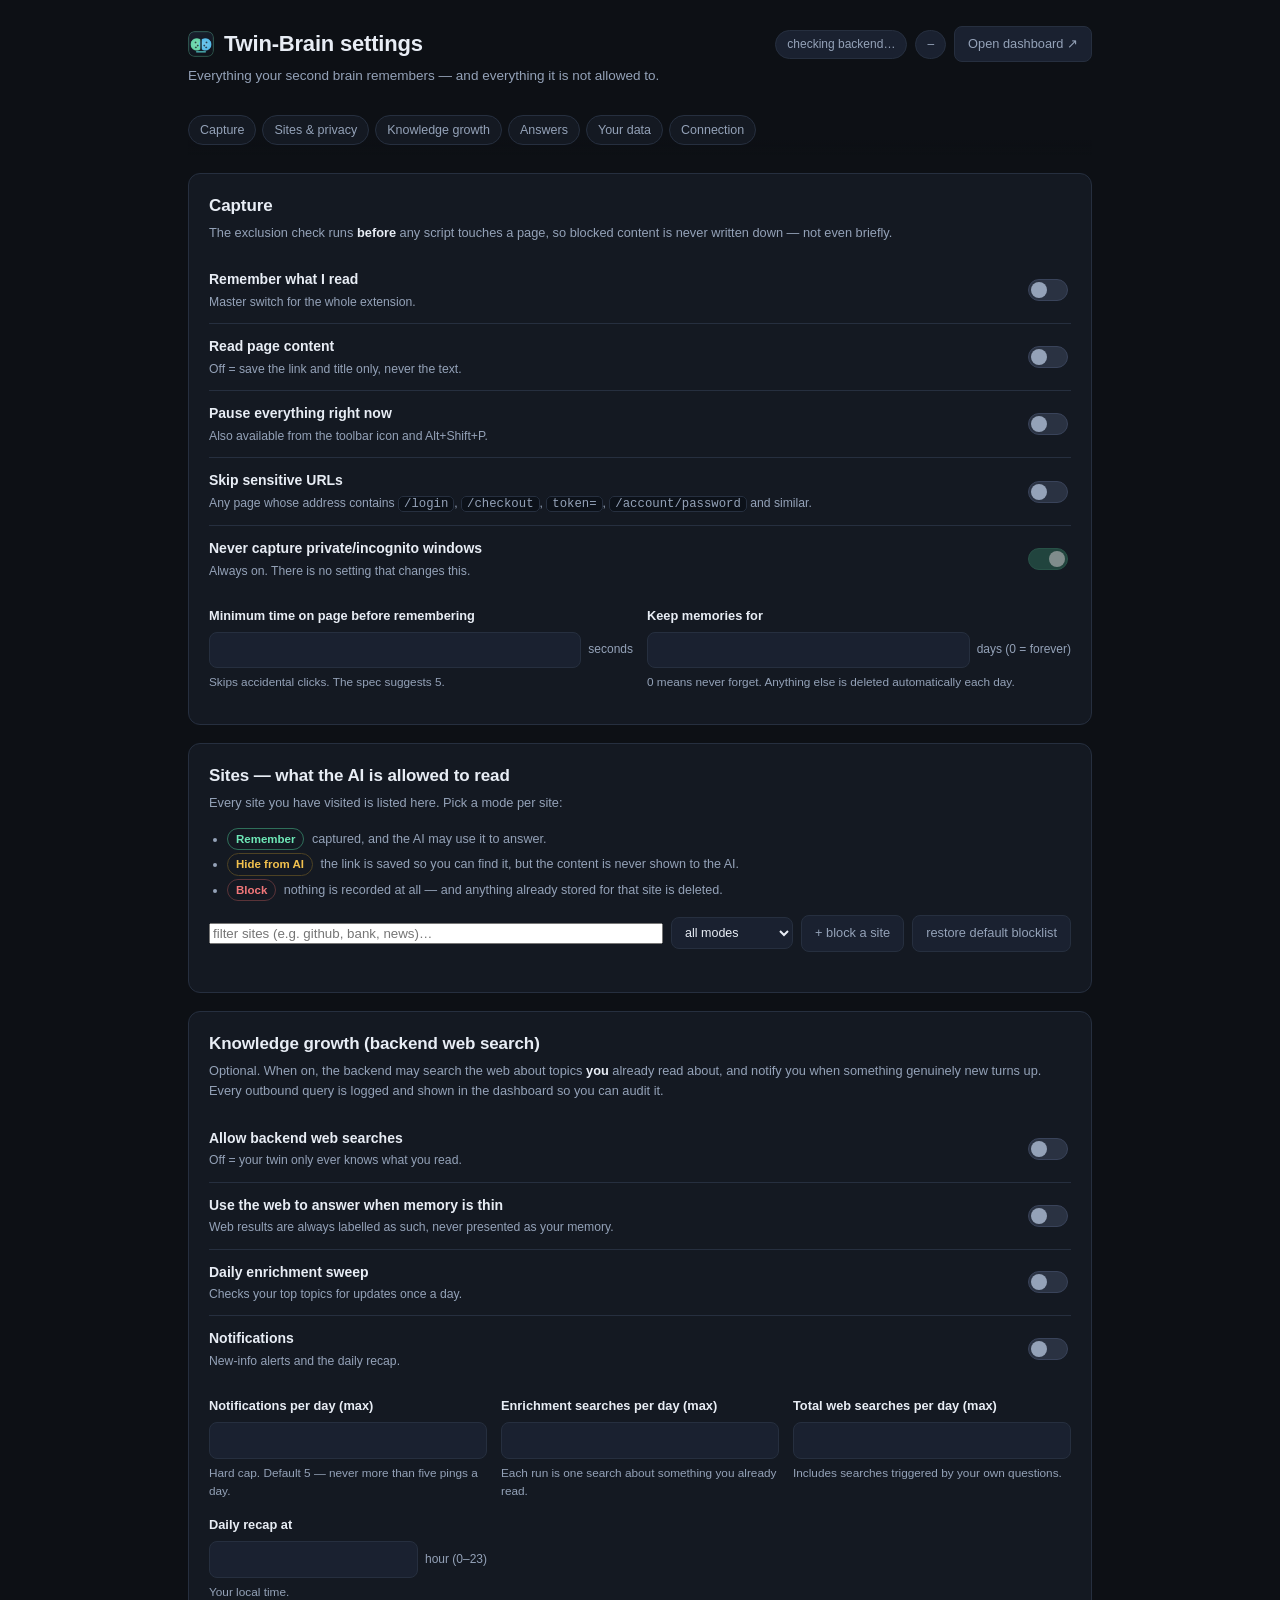
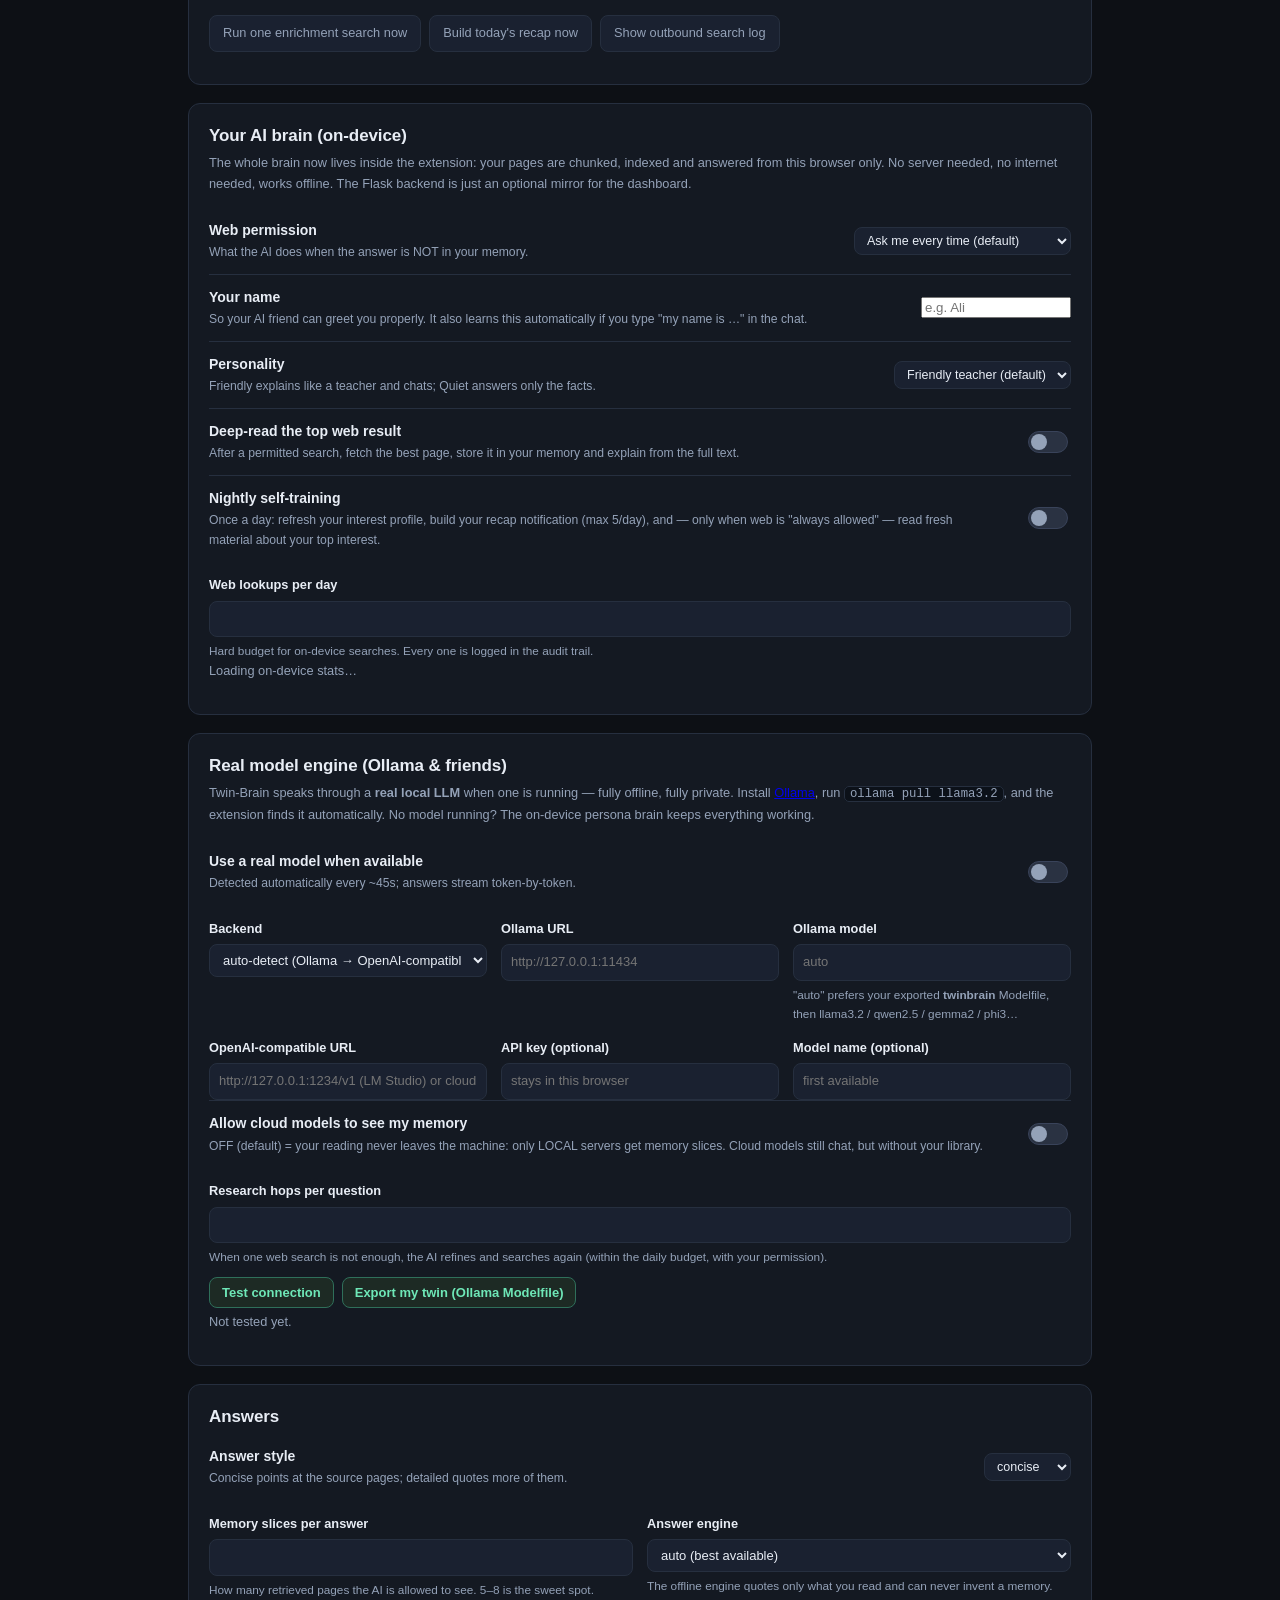
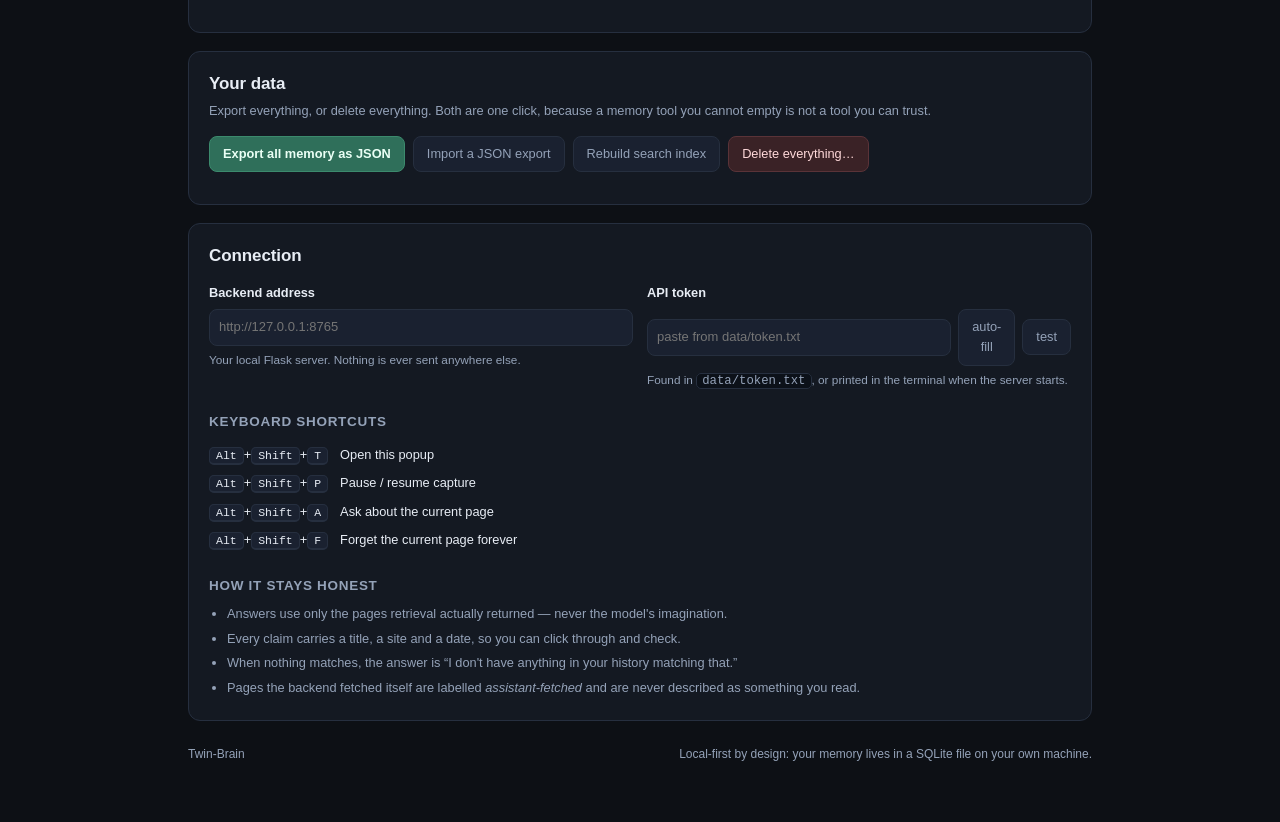
<file: extension/options/options.html>
<!DOCTYPE html>
<html lang="en">
<head>
<meta charset="utf-8">
<meta name="viewport" content="width=device-width, initial-scale=1">
<title>Twin-Brain — Settings</title>
<link rel="stylesheet" href="options.css">
</head>
<body>
<div class="shell">
  <header class="page-head">
    <div>
      <h1><img src="../icons/icon-48.png" alt="" width="26" height="26"> Twin-Brain settings</h1>
      <p class="lede">Everything your second brain remembers — and everything it is not allowed to.</p>
    </div>
    <div class="head-status">
      <span id="backend-pill" class="pill pill-unknown">checking backend…</span>
      <span id="memory-pill" class="pill">–</span>
      <button id="btn-dashboard" class="ghost">Open dashboard ↗</button>
    </div>
  </header>

  <div id="welcome" class="welcome hidden">
    <strong>Welcome.</strong> Twin-Brain is installed. Three things to do:
    <ol>
      <li>Start the local backend (<code>./run.sh</code> in the project folder) — the pill above turns green.</li>
      <li>Decide what it may read below. Banking, health, government and webmail sites are already blocked.</li>
      <li>Browse normally. Pages are remembered after <span id="welcome-dwell">5</span> seconds on the page.</li>
    </ol>
  </div>

  <nav class="section-nav">
    <a href="#capture">Capture</a>
    <a href="#sites">Sites &amp; privacy</a>
    <a href="#knowledge">Knowledge growth</a>
    <a href="#answers">Answers</a>
    <a href="#data">Your data</a>
    <a href="#connection">Connection</a>
  </nav>

  <!-- ================= CAPTURE ================= -->
  <section id="capture" class="card">
    <h2>Capture</h2>
    <p class="note">The exclusion check runs <em>before</em> any script touches a page, so blocked
    content is never written down — not even briefly.</p>

    <label class="switch-row">
      <span><strong>Remember what I read</strong><small>Master switch for the whole extension.</small></span>
      <input type="checkbox" id="set-captureEnabled">
    </label>

    <label class="switch-row">
      <span><strong>Read page content</strong><small>Off = save the link and title only, never the text.</small></span>
      <input type="checkbox" id="set-captureContent">
    </label>

    <label class="switch-row">
      <span><strong>Pause everything right now</strong><small>Also available from the toolbar icon and Alt+Shift+P.</small></span>
      <input type="checkbox" id="set-globalPause">
    </label>

    <label class="switch-row">
      <span><strong>Skip sensitive URLs</strong><small>Any page whose address contains <code>/login</code>, <code>/checkout</code>, <code>token=</code>, <code>/account/password</code> and similar.</small></span>
      <input type="checkbox" id="set-skipSensitiveUrls">
    </label>

    <label class="switch-row">
      <span><strong>Never capture private/incognito windows</strong><small>Always on. There is no setting that changes this.</small></span>
      <input type="checkbox" checked disabled>
    </label>

    <div class="field-grid">
      <label class="field">
        <span>Minimum time on page before remembering</span>
        <div class="inline">
          <input type="number" id="set-minDwellSeconds" min="1" max="600" step="1">
          <span class="unit">seconds</span>
        </div>
        <small>Skips accidental clicks. The spec suggests 5.</small>
      </label>
      <label class="field">
        <span>Keep memories for</span>
        <div class="inline">
          <input type="number" id="set-retentionDays" min="0" max="3650" step="30">
          <span class="unit">days (0 = forever)</span>
        </div>
        <small>0 means never forget. Anything else is deleted automatically each day.</small>
      </label>
    </div>

    <div class="stat-strip" id="capture-stats"></div>
  </section>

  <!-- ================= SITES ================= -->
  <section id="sites" class="card">
    <h2>Sites — what the AI is allowed to read</h2>
    <p class="note">Every site you have visited is listed here. Pick a mode per site:</p>
    <ul class="modes-legend">
      <li><span class="mode mode-full">Remember</span> captured, and the AI may use it to answer.</li>
      <li><span class="mode mode-no_ai">Hide from AI</span> the link is saved so you can find it, but the content is never shown to the AI.</li>
      <li><span class="mode mode-off">Block</span> nothing is recorded at all — and anything already stored for that site is deleted.</li>
    </ul>

    <div class="toolbar">
      <input type="search" id="site-search" placeholder="filter sites (e.g. github, bank, news)…">
      <select id="site-mode-filter">
        <option value="">all modes</option>
        <option value="full">remembered</option>
        <option value="no_ai">hidden from AI</option>
        <option value="off">blocked</option>
      </select>
      <button id="btn-add-domain" class="ghost">+ block a site</button>
      <button id="btn-restore-defaults" class="ghost">restore default blocklist</button>
    </div>

    <div id="add-domain" class="add-domain hidden">
      <input type="text" id="new-domain" placeholder="example.com">
      <select id="new-mode">
        <option value="off">Block (never capture)</option>
        <option value="no_ai">Hide from AI</option>
        <option value="full">Remember</option>
      </select>
      <button id="btn-add-confirm" class="primary">Add</button>
      <button id="btn-add-cancel" class="ghost">Cancel</button>
    </div>

    <div class="site-summary" id="site-summary"></div>
    <div id="site-table" class="site-table"></div>
    <div id="site-more" class="center hidden"><button id="btn-site-more" class="ghost">show more</button></div>
  </section>

  <!-- ================= KNOWLEDGE GROWTH ================= -->
  <section id="knowledge" class="card">
    <h2>Knowledge growth (backend web search)</h2>
    <p class="note">Optional. When on, the backend may search the web about topics <em>you</em>
    already read about, and notify you when something genuinely new turns up. Every outbound
    query is logged and shown in the dashboard so you can audit it.</p>

    <label class="switch-row">
      <span><strong>Allow backend web searches</strong><small>Off = your twin only ever knows what you read.</small></span>
      <input type="checkbox" id="set-webSearchEnabled">
    </label>
    <label class="switch-row">
      <span><strong>Use the web to answer when memory is thin</strong><small>Web results are always labelled as such, never presented as your memory.</small></span>
      <input type="checkbox" id="set-useWebForAnswers">
    </label>
    <label class="switch-row">
      <span><strong>Daily enrichment sweep</strong><small>Checks your top topics for updates once a day.</small></span>
      <input type="checkbox" id="set-enrichmentEnabled">
    </label>
    <label class="switch-row">
      <span><strong>Notifications</strong><small>New-info alerts and the daily recap.</small></span>
      <input type="checkbox" id="set-notificationsEnabled">
    </label>

    <div class="field-grid">
      <label class="field">
        <span>Notifications per day (max)</span>
        <input type="number" id="set-notificationDailyBudget" min="0" max="50" step="1">
        <small>Hard cap. Default 5 — never more than five pings a day.</small>
      </label>
      <label class="field">
        <span>Enrichment searches per day (max)</span>
        <input type="number" id="set-enrichmentDailyBudget" min="0" max="50" step="1">
        <small>Each run is one search about something you already read.</small>
      </label>
      <label class="field">
        <span>Total web searches per day (max)</span>
        <input type="number" id="set-webSearchDailyBudget" min="0" max="500" step="10">
        <small>Includes searches triggered by your own questions.</small>
      </label>
      <label class="field">
        <span>Daily recap at</span>
        <div class="inline">
          <input type="number" id="set-digestHour" min="0" max="23" step="1">
          <span class="unit">hour (0–23)</span>
        </div>
        <small>Your local time.</small>
      </label>
    </div>

    <div class="toolbar">
      <button id="btn-run-enrichment" class="ghost">Run one enrichment search now</button>
      <button id="btn-run-digest" class="ghost">Build today's recap now</button>
      <button id="btn-audit" class="ghost">Show outbound search log</button>
    </div>
    <div id="budgets" class="stat-strip"></div>
    <div id="audit" class="audit hidden"></div>
  </section>

  <!-- ================= ANSWERS ================= -->
  <!-- ================= ON-DEVICE BRAIN ================= -->
  <section id="brain" class="card">
    <h2>Your AI brain (on-device)</h2>
    <p class="note">The whole brain now lives inside the extension: your pages are chunked,
    indexed and answered from this browser only. No server needed, no internet needed,
    works offline. The Flask backend is just an optional mirror for the dashboard.</p>
    <label class="switch-row">
      <span><strong>Web permission</strong><small>What the AI does when the answer is NOT in your memory.</small></span>
      <select id="set-webPermission">
        <option value="ask">Ask me every time (default)</option>
        <option value="always">Always allow web lookups</option>
        <option value="never">Never go online — memory only</option>
      </select>
    </label>
    <label class="switch-row">
      <span><strong>Your name</strong><small>So your AI friend can greet you properly. It also learns this automatically if you type "my name is …" in the chat.</small></span>
      <input type="text" id="set-userName" placeholder="e.g. Ali" maxlength="30" style="max-width:150px">
    </label>
    <label class="switch-row">
      <span><strong>Personality</strong><small>Friendly explains like a teacher and chats; Quiet answers only the facts.</small></span>
      <select id="set-talkativeness">
        <option value="friendly">Friendly teacher (default)</option>
        <option value="quiet">Quiet — facts only</option>
      </select>
    </label>
    <label class="switch-row">
      <span><strong>Deep-read the top web result</strong><small>After a permitted search, fetch the best page, store it in your memory and explain from the full text.</small></span>
      <input type="checkbox" id="set-webDeepRead">
    </label>
    <label class="switch-row">
      <span><strong>Nightly self-training</strong><small>Once a day: refresh your interest profile, build your recap notification (max 5/day), and — only when web is "always allowed" — read fresh material about your top interest.</small></span>
      <input type="checkbox" id="set-autoEnrich">
    </label>
    <div class="field-grid">
      <label class="field">
        <span>Web lookups per day</span>
        <input type="number" id="set-webSearchDailyBudget" min="0" max="200" step="5">
        <small>Hard budget for on-device searches. Every one is logged in the audit trail.</small>
      </label>
    </div>
    <p class="note" id="brain-stats">Loading on-device stats…</p>
  </section>

  <!-- ================= REAL NEURAL ENGINE ================= -->
  <section id="neural" class="card">
    <h2>Real model engine (Ollama &amp; friends)</h2>
    <p class="note">Twin-Brain speaks through a <strong>real local LLM</strong> when one is
    running — fully offline, fully private. Install <a href="https://ollama.com" target="_blank" rel="noreferrer">Ollama</a>,
    run <code>ollama pull llama3.2</code>, and the extension finds it automatically.
    No model running? The on-device persona brain keeps everything working.</p>
    <label class="switch-row">
      <span><strong>Use a real model when available</strong><small>Detected automatically every ~45s; answers stream token-by-token.</small></span>
      <input type="checkbox" id="set-neuralEnabled">
    </label>
    <div class="field-grid">
      <label class="field">
        <span>Backend</span>
        <select id="set-neuralBackend">
          <option value="auto">auto-detect (Ollama → OpenAI-compatible)</option>
          <option value="ollama">Ollama only</option>
          <option value="openai">OpenAI-compatible only</option>
          <option value="off">off — on-device persona only</option>
        </select>
      </label>
      <label class="field">
        <span>Ollama URL</span>
        <input type="text" id="set-ollamaUrl" placeholder="http://127.0.0.1:11434">
      </label>
      <label class="field">
        <span>Ollama model</span>
        <input type="text" id="set-ollamaModel" placeholder="auto">
        <small>"auto" prefers your exported <strong>twinbrain</strong> Modelfile, then llama3.2 / qwen2.5 / gemma2 / phi3…</small>
      </label>
      <label class="field">
        <span>OpenAI-compatible URL</span>
        <input type="text" id="set-openaiUrl" placeholder="http://127.0.0.1:1234/v1 (LM Studio) or cloud">
      </label>
      <label class="field">
        <span>API key (optional)</span>
        <input type="password" id="set-openaiKey" placeholder="stays in this browser">
      </label>
      <label class="field">
        <span>Model name (optional)</span>
        <input type="text" id="set-openaiModel" placeholder="first available">
      </label>
    </div>
    <label class="switch-row">
      <span><strong>Allow cloud models to see my memory</strong><small>OFF (default) = your reading never leaves the machine: only LOCAL servers get memory slices. Cloud models still chat, but without your library.</small></span>
      <input type="checkbox" id="set-sendMemoryToCloud">
    </label>
    <div class="field-grid">
      <label class="field">
        <span>Research hops per question</span>
        <input type="number" id="set-researchHops" min="1" max="6" step="1">
        <small>When one web search is not enough, the AI refines and searches again (within the daily budget, with your permission).</small>
      </label>
    </div>
    <div class="button-row">
      <button id="btn-neural-test" class="btn">Test connection</button>
      <button id="btn-modelfile" class="btn">Export my twin (Ollama Modelfile)</button>
    </div>
    <p class="note" id="neural-status">Not tested yet.</p>
  </section>

  <section id="answers" class="card">
    <h2>Answers</h2>
    <label class="switch-row">
      <span><strong>Answer style</strong><small>Concise points at the source pages; detailed quotes more of them.</small></span>
      <select id="set-answerStyle">
        <option value="concise">concise</option>
        <option value="detailed">detailed</option>
        <option value="bullet">bullet list</option>
      </select>
    </label>
    <div class="field-grid">
      <label class="field">
        <span>Memory slices per answer</span>
        <input type="number" id="set-topK" min="1" max="20" step="1">
        <small>How many retrieved pages the AI is allowed to see. 5–8 is the sweet spot.</small>
      </label>
      <label class="field">
        <span>Answer engine</span>
        <select id="set-provider">
          <option value="auto">auto (best available)</option>
          <option value="extractive">offline grounded engine (no API key)</option>
          <option value="anthropic">Claude (needs ANTHROPIC_API_KEY)</option>
          <option value="openai">OpenAI-compatible / local (needs key or local server)</option>
        </select>
        <small id="provider-note">The offline engine quotes only what you read and can never invent a memory.</small>
      </label>
    </div>
    <div class="engine" id="engine"></div>
  </section>

  <!-- ================= DATA ================= -->
  <section id="data" class="card">
    <h2>Your data</h2>
    <p class="note">Export everything, or delete everything. Both are one click, because a memory
    tool you cannot empty is not a tool you can trust.</p>
    <div class="toolbar">
      <button id="btn-export" class="primary">Export all memory as JSON</button>
      <label class="ghost file-btn">Import a JSON export
        <input type="file" id="import-file" accept="application/json,.json" hidden>
      </label>
      <button id="btn-reindex" class="ghost">Rebuild search index</button>
      <button id="btn-wipe" class="danger">Delete everything…</button>
    </div>
    <div id="wipe-box" class="wipe-box hidden">
      <p>This deletes every page, visit, chunk, vector, conversation, insight and interest.
      It cannot be undone. Type <code>DELETE ALL</code> to confirm:</p>
      <div class="inline">
        <input type="text" id="wipe-confirm" placeholder="DELETE ALL" autocomplete="off">
        <button id="btn-wipe-confirm" class="danger">Permanently delete</button>
        <button id="btn-wipe-cancel" class="ghost">Cancel</button>
      </div>
      <label class="checkline"><input type="checkbox" id="wipe-keep-settings" checked> keep my settings and blocklist</label>
    </div>
    <div class="stat-strip" id="data-stats"></div>
  </section>

  <!-- ================= CONNECTION ================= -->
  <section id="connection" class="card">
    <h2>Connection</h2>
    <div class="field-grid">
      <label class="field">
        <span>Backend address</span>
        <input type="text" id="set-backendUrl" placeholder="http://127.0.0.1:8765" spellcheck="false">
        <small>Your local Flask server. Nothing is ever sent anywhere else.</small>
      </label>
      <label class="field">
        <span>API token</span>
        <div class="inline">
          <input type="password" id="set-token" placeholder="paste from data/token.txt" spellcheck="false">
          <button id="btn-pair" class="ghost">auto-fill</button>
          <button id="btn-test" class="ghost">test</button>
        </div>
        <small>Found in <code>data/token.txt</code>, or printed in the terminal when the server starts.</small>
      </label>
    </div>
    <div id="connection-result" class="result"></div>
    <h3>Keyboard shortcuts</h3>
    <table class="keys">
      <tr><td><kbd>Alt</kbd>+<kbd>Shift</kbd>+<kbd>T</kbd></td><td>Open this popup</td></tr>
      <tr><td><kbd>Alt</kbd>+<kbd>Shift</kbd>+<kbd>P</kbd></td><td>Pause / resume capture</td></tr>
      <tr><td><kbd>Alt</kbd>+<kbd>Shift</kbd>+<kbd>A</kbd></td><td>Ask about the current page</td></tr>
      <tr><td><kbd>Alt</kbd>+<kbd>Shift</kbd>+<kbd>F</kbd></td><td>Forget the current page forever</td></tr>
    </table>
    <h3>How it stays honest</h3>
    <ul class="tight">
      <li>Answers use only the pages retrieval actually returned — never the model's imagination.</li>
      <li>Every claim carries a title, a site and a date, so you can click through and check.</li>
      <li>When nothing matches, the answer is “I don't have anything in your history matching that.”</li>
      <li>Pages the backend fetched itself are labelled <em>assistant-fetched</em> and are never described as something you read.</li>
    </ul>
  </section>

  <footer class="page-foot">
    <span id="version">Twin-Brain</span>
    <span class="muted">Local-first by design: your memory lives in a SQLite file on your own machine.</span>
  </footer>
</div>

<div id="toast" class="toast hidden"></div>
<script type="module" src="options.js"></script>
</body>
</html>
</file>
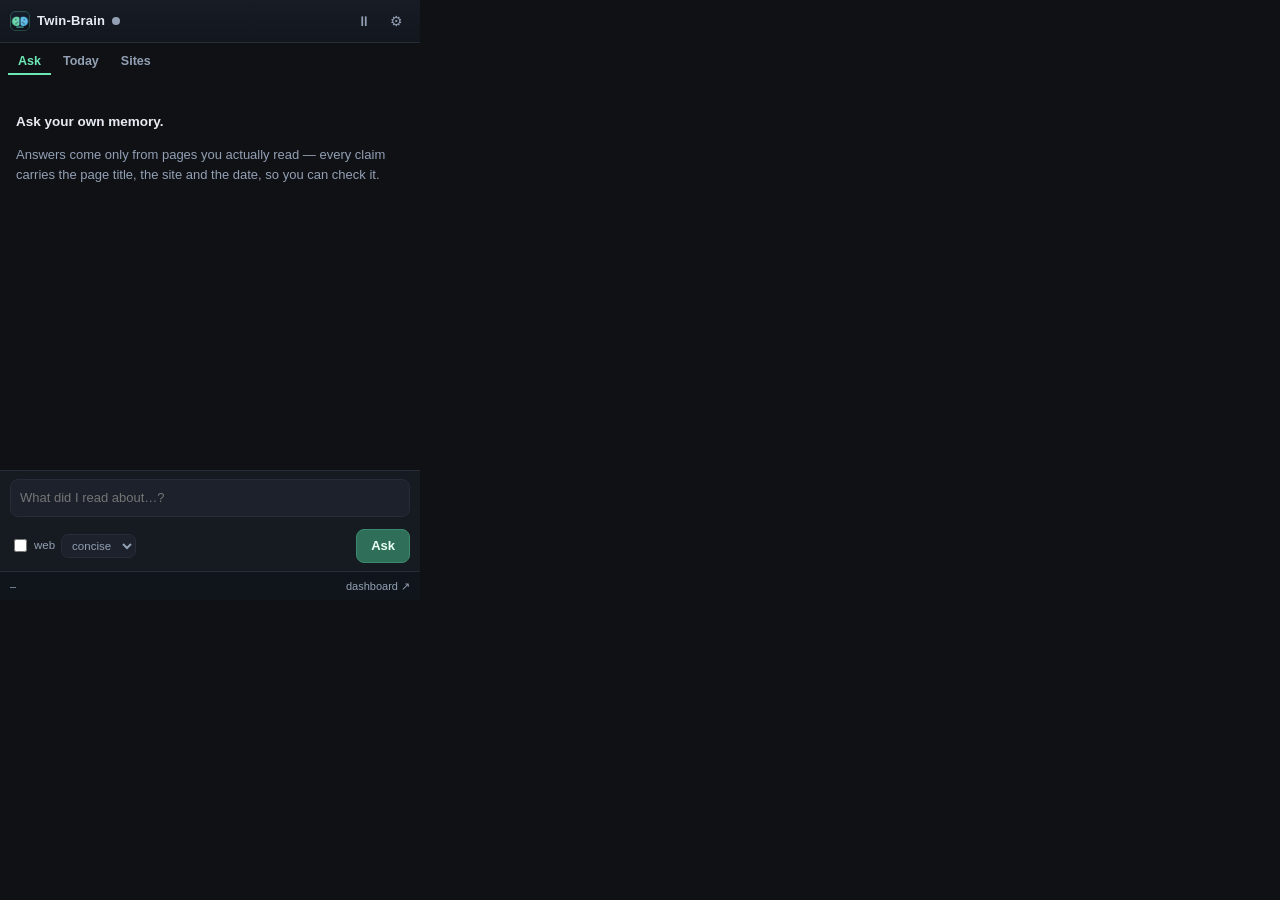
<file: extension/popup/popup.html>
<!DOCTYPE html>
<html lang="en">
<head>
<meta charset="utf-8">
<meta name="viewport" content="width=device-width, initial-scale=1">
<title>Twin-Brain</title>
<link rel="stylesheet" href="popup.css">
</head>
<body>
<header class="topbar">
  <div class="brand">
    <img src="../icons/icon-48.png" alt="" width="20" height="20">
    <span>Twin-Brain</span>
    <span id="status-dot" class="dot dot-unknown" title="checking backend…"></span>
  </div>
  <div class="topbar-actions">
    <button id="btn-pause" class="icon-btn" title="Pause / resume capture (Alt+Shift+P)">
      <span id="pause-label">⏸</span>
    </button>
    <button id="btn-options" class="icon-btn" title="Settings">⚙</button>
  </div>
</header>

<nav class="tabs">
  <button class="tab active" data-tab="ask">Ask</button>
  <button class="tab" data-tab="today">Today</button>
  <button class="tab" data-tab="sites">Sites</button>
</nav>

<!-- ============================ ASK ============================ -->
<section class="panel active" id="panel-ask">
  <div id="messages" class="messages" aria-live="polite">
    <div class="empty" id="empty-state">
      <p><strong>Ask your own memory.</strong></p>
      <p class="muted">Answers come only from pages you actually read — every claim
      carries the page title, the site and the date, so you can check it.</p>
      <div id="suggestions" class="chips"></div>
    </div>
  </div>

  <div id="sources-bar" class="sources-bar hidden"></div>

  <form id="ask-form" class="composer">
    <textarea id="ask-input" rows="1" placeholder="What did I read about…?"
              autocomplete="off" spellcheck="true"></textarea>
    <div class="composer-row">
      <label class="web-toggle" title="Always allow web lookups. Off = the AI asks you first, every time.">
        <input type="checkbox" id="web-toggle"> web
      </label>
      <select id="style" title="Answer style">
        <option value="concise">concise</option>
        <option value="detailed">detailed</option>
        <option value="bullet">bullets</option>
      </select>
      <button type="submit" id="ask-send" class="primary">Ask</button>
    </div>
  </form>
</section>

<!-- ============================ TODAY ============================ -->
<section class="panel" id="panel-today">
  <div class="panel-head">
    <span id="today-count" class="muted">loading…</span>
    <button id="btn-refresh" class="ghost">refresh</button>
  </div>
  <div id="today-list" class="list"></div>
</section>

<!-- ============================ SITES ============================ -->
<section class="panel" id="panel-sites">
  <div class="panel-head">
    <input id="site-filter" type="search" placeholder="filter sites…">
    <button id="btn-all-sites" class="ghost">all</button>
  </div>
  <p class="hint">Uncheck a site to stop the AI reading it — or block it entirely so
  nothing at all is recorded.</p>
  <div id="site-list" class="list"></div>
</section>

<footer class="statusbar">
  <span id="counts">–</span>
  <span id="queue" class="muted"></span>
  <a id="dashboard-link" href="#" target="_blank" rel="noreferrer">dashboard ↗</a>
</footer>

<div id="toast" class="toast hidden"></div>
<script type="module" src="popup.js"></script>
</body>
</html>
</file>
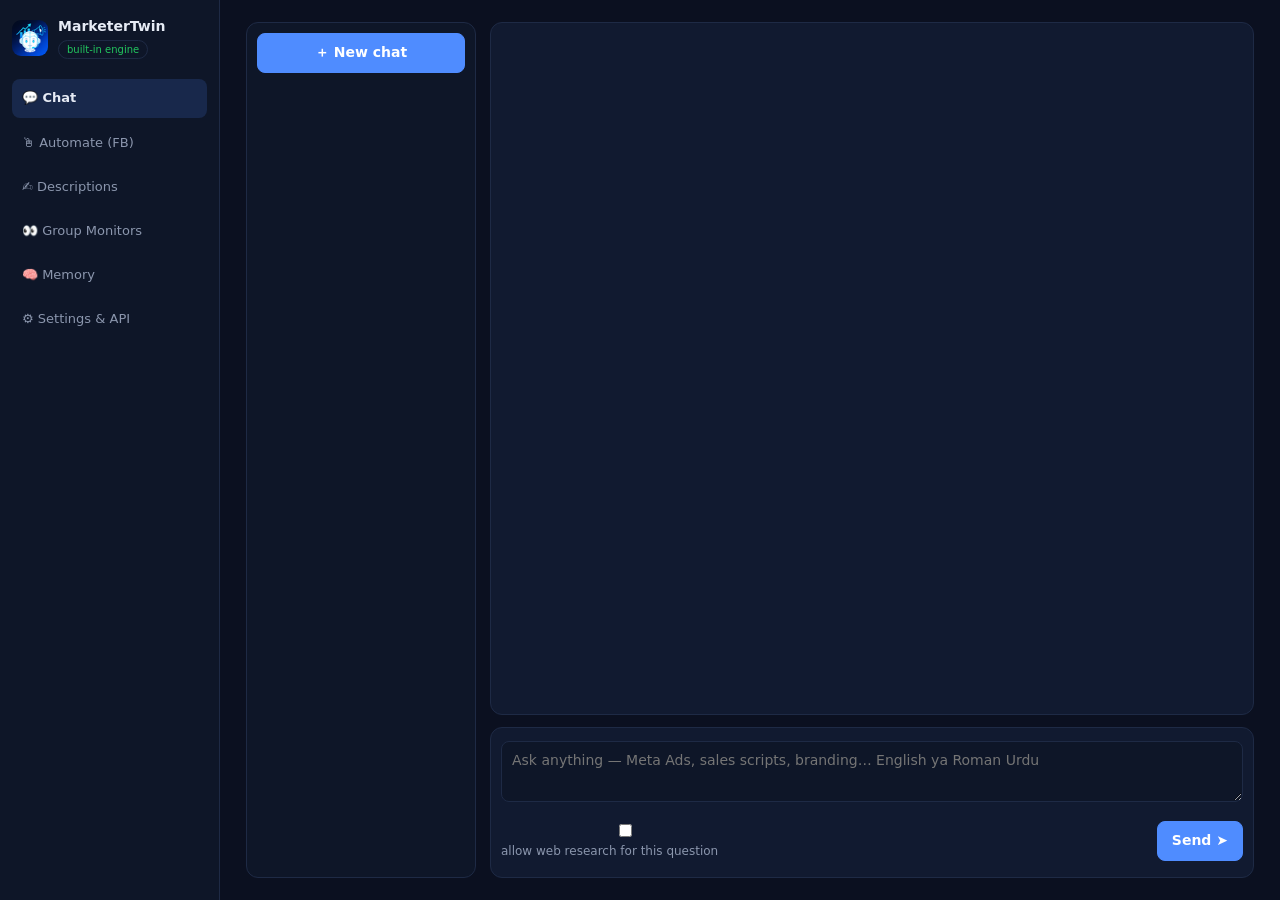
<file: marketer/app/app.html>
<!DOCTYPE html>
<html lang="en">
<head>
<meta charset="utf-8">
<meta name="viewport" content="width=device-width, initial-scale=1">
<title>MarketerTwin Studio</title>
<link rel="stylesheet" href="app.css">
</head>
<body>
<nav id="side">
  <div class="brand">
    <img src="../icons/icon-48.png" alt="">
    <div><b>MarketerTwin</b><span id="provider-chip" class="chip">built-in engine</span></div>
  </div>
  <button class="nav active" data-view="chat">💬 Chat</button>
  <button class="nav" data-view="automate">🖱 Automate (FB)</button>
  <button class="nav" data-view="descriptions">✍️ Descriptions</button>
  <button class="nav" data-view="monitors">👀 Group Monitors</button>
  <button class="nav" data-view="memory">🧠 Memory</button>
  <button class="nav" data-view="settings">⚙️ Settings &amp; API</button>
  <div id="side-stats" class="dim"></div>
</nav>

<main>
  <!-- ============================ CHAT ============================ -->
  <section id="view-chat" class="view active">
    <aside id="chat-list">
      <button id="btn-new-chat" class="primary full">＋ New chat</button>
      <div id="threads"></div>
    </aside>
    <div id="chat-main">
      <div id="messages"></div>
      <div id="chips"></div>
      <div id="composer">
        <textarea id="chat-input" rows="2" placeholder="Ask anything — Meta Ads, sales scripts, branding… English ya Roman Urdu"></textarea>
        <div class="row">
          <label class="dim"><input type="checkbox" id="use-web"> allow web research for this question</label>
          <button id="btn-send" class="primary">Send ➤</button>
        </div>
      </div>
    </div>
  </section>

  <!-- =========================== AUTOMATE ========================== -->
  <section id="view-automate" class="view">
    <h1>Facebook automation — the pyautogui-style clicker</h1>
    <p class="dim">Record your clicks on Facebook (positions are saved as element paths — they survive reloads), add waits, text-writing, scrolls and a group loop, then replay with your options. Two modes keep separate position sets: <b>Branding</b> (organic post + share to groups) and <b>Meta</b> (Ads Manager flows).</p>

    <div class="modes">
      <div class="mode-card" id="mode-branding">
        <h2>🎨 Branding mode</h2>
        <p class="dim">Page post → image → description → post → share → groups loop.</p>
        <div class="row">
          <button class="primary rec-start" data-mode="branding">● Record positions</button>
          <button class="rec-stop danger" data-mode="branding">■ Stop</button>
        </div>
        <div id="flows-branding" class="flow-list"></div>
      </div>
      <div class="mode-card" id="mode-meta">
        <h2>📊 Meta mode</h2>
        <p class="dim">Ads Manager sequences: create campaign → ad set → ad → publish.</p>
        <div class="row">
          <button class="primary rec-start" data-mode="meta">● Record positions</button>
          <button class="rec-stop danger" data-mode="meta">■ Stop</button>
        </div>
        <div id="flows-meta" class="flow-list"></div>
      </div>
    </div>

    <div class="card" id="play-panel">
      <h2>Play options <span class="dim" id="play-flow-name">(select a flow above)</span></h2>
      <div class="grid">
        <label>Speed multiplier <input type="number" id="opt-speed" value="1" min="0.25" max="4" step="0.25"></label>
        <label>Image-pick wait (seconds) <input type="number" id="opt-imgwait" value="40" min="5" max="300"></label>
        <label>Element search timeout (s) <input type="number" id="opt-eltimeout" value="20" min="3" max="120"></label>
        <label>Scroll-to percent (blank = recorded) <input type="number" id="opt-scrollpct" min="0" max="100" placeholder="recorded"></label>
      </div>
      <label>Description source
        <select id="opt-desc-source">
          <option value="none">— no text (flow has its own write steps) —</option>
          <option value="ai">AI-generated (psychology-based)</option>
          <option value="saved">Saved manual description</option>
          <option value="custom">Type custom now</option>
        </select>
      </label>
      <div id="desc-ai-box" class="hidden grid">
        <label>Business name <input id="gen-business" placeholder="Glow Salon"></label>
        <label>Niche <input id="gen-niche" placeholder="salon"></label>
        <label>City <input id="gen-city" placeholder="Lahore"></label>
        <label>Offer <input id="gen-offer" placeholder="20% off bridal bookings"></label>
        <label>Language <select id="gen-lang"><option value="auto">Auto (match my style)</option><option value="en">English</option><option value="ur">Roman Urdu</option></select></label>
        <label>Kind <select id="gen-kind"><option value="general">General</option><option value="sale">Sale / offer</option><option value="festival">Festival / seasonal</option><option value="ads">Ads education</option></select></label>
        <button id="btn-gen-desc" class="primary">Generate 3 variants</button>
      </div>
      <div id="gen-results"></div>
      <select id="opt-desc-saved" class="hidden"></select>
      <textarea id="opt-desc-custom" class="hidden" rows="4" placeholder="Type the description to write…"></textarea>
      <label class="rowline"><input type="checkbox" id="opt-coord" style="width:auto"> 🖱 pyautogui-style cursor mode — the mouse glides to each saved position and really clicks it (true input events; a "debugging" banner shows while playing)</label>
      <label>Groups for the share loop (one per line — {group} placeholders get these)
        <textarea id="opt-groups" rows="3" placeholder="Lahore Buy & Sell&#10;DHA Marketplace"></textarea>
      </label>
      <div class="row">
        <button id="btn-play" class="primary big">▶ Play flow</button>
        <button id="btn-play-stop" class="danger">■ Stop playing</button>
      </div>
      <pre id="play-log" class="log"></pre>
    </div>

    <div class="card">
      <h2>Flow structure manager <button id="btn-flow-save" class="primary" style="float:right">💾 Save structure</button></h2>
      <p class="dim" style="font-size:12px">Your map, your order: move steps ↑↓, set the wait AFTER each step (seconds), edit write-text, delete — then save. This is the "first, then next, then next" structure for both Branding and Meta flows.</p>
      <div id="flow-steps" class="dim">Select a flow (▶ next to it above) to manage its steps.</div>
    </div>
  </section>

  <!-- ========================= DESCRIPTIONS ======================== -->
  <section id="view-descriptions" class="view">
    <h1>Description library + AI writer</h1>
    <p class="dim">Saved manual descriptions are reusable in every flow ("auto-paste saved description"). The AI writer composes psychology-based posts from your details — hook, problem, offer, proof, urgency, CTA, hashtags — in English or Roman Urdu.</p>
    <div class="split">
      <div class="card">
        <h2>Saved descriptions</h2>
        <div id="desc-list"></div>
        <h3>Save current text</h3>
        <input id="dl-name" placeholder="Name (e.g. Salon Eid offer)">
        <textarea id="dl-text" rows="5" placeholder="Description text…"></textarea>
        <input id="dl-hashtags" placeholder="#hashtags (optional)">
        <button id="btn-desc-save" class="primary">Save to library</button>
      </div>
      <div class="card">
        <h2>AI writer</h2>
        <div class="grid">
          <label>Business <input id="w-business"></label>
          <label>Niche <input id="w-niche"></label>
          <label>City <input id="w-city"></label>
          <label>Offer <input id="w-offer"></label>
          <label>Price (optional) <input id="w-price"></label>
          <label>Audience (optional) <input id="w-audience"></label>
          <label>Kind <select id="w-kind"><option value="general">General</option><option value="sale">Sale / offer</option><option value="festival">Festival</option><option value="ads">Ads education</option></select></label>
          <label>Language <select id="w-lang"><option value="auto">Auto</option><option value="en">English</option><option value="ur">Roman Urdu</option></select></label>
        </div>
        <button id="btn-write" class="primary">✍️ Generate descriptions</button>
        <div id="w-results"></div>
      </div>
    </div>
  </section>

  <!-- =========================== MONITORS =========================== -->
  <section id="view-monitors" class="view">
    <h1>Facebook group monitors</h1>
    <p class="dim">Add group/page links and an interval (e.g. 5 minutes). MarketerTwin opens the link in a background tab on schedule, scrapes the visible posts, diffs against the last snapshot and notifies you when something new appeared. All snapshots stay in your Chrome database.</p>
    <div class="card">
      <h2>Add monitor</h2>
      <div class="grid">
        <label>Name <input id="mon-name" placeholder="Lahore Buy & Sell"></label>
        <label>Facebook group/page URL <input id="mon-url" placeholder="https://www.facebook.com/groups/…"></label>
        <label>Check every (minutes) <input type="number" id="mon-interval" value="5" min="1" max="1440"></label>
      </div>
      <button id="btn-mon-add" class="primary">Add monitor</button>
    </div>
    <div id="mon-list"></div>
  </section>

  <!-- ============================ MEMORY ============================ -->
  <section id="view-memory" class="view">
    <h1>Memory — everything remembered</h1>
    <p class="dim">Pages you browsed and analyzed, web research the twin did for you, monitor snapshots, chat memories and your learned writing style. Nothing leaves Chrome.</p>
    <div class="card"><h2>Brain stats</h2><div id="mem-stats" class="dim">loading…</div></div>
    <div class="card"><h2>Your style profile (derived statistics)</h2><div id="mem-style" class="dim">Chat a little and I will learn how you write.</div></div>
    <div class="card">
      <h2>Remembered pages</h2>
      <div class="row"><button id="btn-pages-refresh">Refresh</button></div>
      <div id="mem-pages"></div>
    </div>
    <div class="card">
      <h2>Activity tail (audit)</h2>
      <div id="mem-audit"></div>
    </div>
    <div class="card danger-zone">
      <h2>Export / wipe</h2>
      <div class="row">
        <button id="btn-export" class="primary">⬇ Export everything (JSON)</button>
        <button id="btn-wipe" class="danger">🗑 Wipe all memory (type WIPE)</button>
      </div>
      <p class="dim">Export downloads a JSON backup of every store. Wipe deletes pages, chunks, conversations, flows, descriptions and monitors — settings survive.</p>
    </div>
  </section>

  <!-- =========================== SETTINGS =========================== -->
  <section id="view-settings" class="view">
    <h1>Settings &amp; AI provider</h1>

    <div class="card">
      <h2>AI provider — run the twin on a real LLM, our extension way</h2>
      <p class="dim">Point MarketerTwin at any OpenAI-compatible endpoint (OpenAI, Groq, DeepSeek, OpenRouter, Gemini-compat proxies, LM Studio…). The extension sends the pre-made <b>sales-master system prompt</b> below plus your retrieved memory — the model answers as your twin. Without a provider, the full built-in engine answers (5,148 chat experiences, 80 marketing topics, 56 sales tactics, 6 books) — nothing breaks, ever.</p>
      <div class="grid">
        <label>Backend
          <select id="set-backend">
            <option value="builtin">Built-in engine only (offline)</option>
            <option value="openai">OpenAI-compatible API</option>
            <option value="auto">Auto (try API, fall back built-in)</option>
          </select>
        </label>
        <label>Base URL <input id="set-baseurl" placeholder="https://api.openai.com/v1"></label>
        <label>API key <input id="set-apikey" type="password" placeholder="sk-…"></label>
        <label>Model <input id="set-model" placeholder="gpt-4o-mini"></label>
      </div>
      <div class="row">
        <button id="btn-save-api" class="primary">Save provider</button>
        <button id="btn-test-api">Test connection</button>
        <span id="api-status" class="dim"></span>
      </div>
    </div>

    <div class="card">
      <h2>The pre-made sales-master system prompt</h2>
      <p class="dim">This is the persona any connected LLM is forced to act with. Edit it freely — "Reset" restores the factory prompt.</p>
      <textarea id="set-prompt" rows="14" placeholder="Leave empty to use the built-in sales-master prompt"></textarea>
      <div class="row">
        <button id="btn-save-prompt" class="primary">Save prompt</button>
        <button id="btn-reset-prompt">Reset to pre-made</button>
      </div>
    </div>

    <div class="card">
      <h2>Automation &amp; cursor — how mapping and replay behave</h2>
      <div class="grid">
        <label>Default after-delay per step (seconds) <input type="number" id="set-auto-delay" step="0.5" min="0" max="120" value="1"></label>
        <label>Visual cursor speed
          <select id="set-auto-speed"><option value="slow">slow &amp; showy</option><option value="normal" selected>normal</option><option value="fast">fast</option></select>
        </label>
        <label>Image-pick wait default (seconds) <input type="number" id="set-auto-img" min="5" max="300" value="40"></label>
      </div>
      <label class="rowline"><input type="checkbox" id="set-auto-visual" checked> Show the moving visual cursor during play (glide + click ripple + typing/scrolling bubbles)</label>
      <label class="rowline"><input type="checkbox" id="set-auto-block" checked> Block armed clicks while mapping (safer — mapped clicks never actually fire on Facebook)</label>
      <button id="btn-save-auto" class="primary">Save automation settings</button>
      <span class="dim" style="font-size:12px">The ⚙ button inside the Facebook mapper edits these same settings on the go.</span>
    </div>
    <div class="card">
      <h2>Daily learning &amp; permissions</h2>
      <div class="grid">
        <label>Web research permission
          <select id="set-webperm">
            <option value="ask">Ask me every time</option>
            <option value="always">Always allow (needed for daily learning)</option>
            <option value="never">Never use the web</option>
          </select>
        </label>
        <label>Web-search budget / day <input type="number" id="set-webbudget" min="0" max="200"></label>
        <label>Notifications / day <input type="number" id="set-notebudget" min="0" max="50"></label>
        <label>Talkativeness
          <select id="set-talk"><option value="friendly">Friendly &amp; talkative</option><option value="quiet">Concise</option></select>
        </label>
      </div>
      <label class="rowline"><input type="checkbox" id="set-capture"> Capture pages I browse into memory (uncheck = full pause)</label>
      <label class="rowline"><input type="checkbox" id="set-daily"> Daily web-search learning pass (9 PM, uses the budget above)</label>
      <button id="btn-save-settings" class="primary">Save settings</button>
    </div>
  </section>
</main>

<div id="toast"></div>
<script src="app.js" type="module"></script>
</body>
</html>
</file>
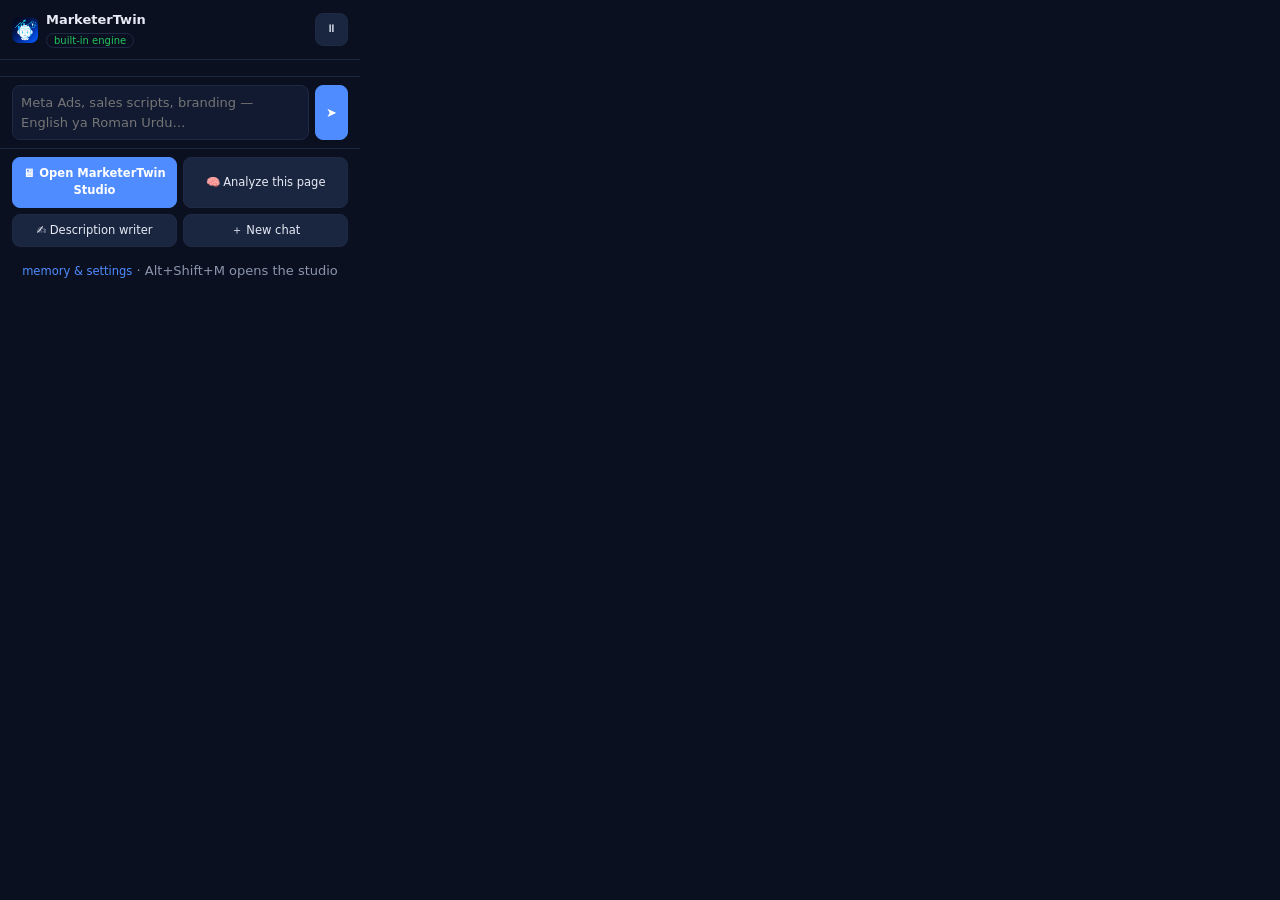
<file: marketer/popup/popup.html>
<!DOCTYPE html>
<html lang="en">
<head>
<meta charset="utf-8">
<style>
  :root { --bg:#0b1020; --panel:#111a30; --line:#1e2a45; --text:#e6ebf5; --dim:#8b96ad; --acc:#4f8cff; --danger:#ef4444; }
  * { box-sizing: border-box; }
  body { width: 360px; margin: 0; background: var(--bg); color: var(--text);
         font: 13px/1.5 system-ui, -apple-system, "Segoe UI", Roboto, sans-serif; }
  header { display:flex; gap:8px; align-items:center; padding:10px 12px; border-bottom:1px solid var(--line); }
  header img { width:26px; height:26px; border-radius:7px; }
  header b { font-size:13px; }
  .chip { font-size:10px; color:#22c55e; border:1px solid var(--line); border-radius:99px; padding:1px 7px; }
  .dim { color: var(--dim); }
  #log { max-height: 250px; overflow-y:auto; padding: 8px 12px; display:flex; flex-direction:column; gap:8px; }
  .m { padding:7px 10px; border-radius:10px; white-space:pre-wrap; word-break:break-word; font-size:12.5px; }
  .u { align-self:flex-end; background:var(--acc); color:#fff; max-width:88%; }
  .t { align-self:flex-start; background:var(--panel); border:1px solid var(--line); max-width:92%; }
  .t .meta { display:block; font-size:9.5px; color:var(--dim); text-transform:uppercase; letter-spacing:.05em; margin-bottom:3px; }
  #composer { display:flex; gap:6px; padding:8px 12px; border-top:1px solid var(--line); }
  textarea { flex:1; background:var(--panel); color:var(--text); border:1px solid var(--line); border-radius:8px; padding:7px 8px; font:inherit; resize:none; }
  button { background:#1a2540; color:var(--text); border:1px solid var(--line); border-radius:8px; padding:7px 10px; cursor:pointer; font:inherit; }
  button:hover { border-color:var(--acc); }
  button.primary { background:var(--acc); border-color:var(--acc); color:#fff; font-weight:600; }
  #actions { display:grid; grid-template-columns:1fr 1fr; gap:6px; padding:8px 12px; border-top:1px solid var(--line); }
  #actions button { font-size:11.5px; padding:7px 6px; }
  #fb-actions { display:grid; grid-template-columns:1fr 1fr 1fr; gap:6px; padding:0 12px 8px; }
  #fb-actions button { font-size:11px; }
  .hidden { display:none !important; }
  footer { padding:6px 12px 10px; text-align:center; }
  footer a { color:var(--acc); font-size:11.5px; cursor:pointer; text-decoration:none; }
</style>
</head>
<body>
<header>
  <img src="../icons/icon-48.png" alt="">
  <div><b>MarketerTwin</b><br><span class="chip" id="chip">built-in engine</span></div>
  <button id="btn-pause" style="margin-left:auto;font-size:11px" title="Pause/resume memory capture">⏸</button>
</header>
<div id="log"></div>
<div id="composer">
  <textarea id="q" rows="2" placeholder="Meta Ads, sales scripts, branding — English ya Roman Urdu…"></textarea>
  <button id="ask" class="primary">➤</button>
</div>
<div id="fb-actions" class="hidden">
  <button id="fb-rec" title="Record clicks on this Facebook tab">● Record</button>
  <button id="fb-stop" title="Stop recording">■ Stop</button>
  <button id="fb-play" title="Play the selected flow from the Studio">▶ Play last</button>
</div>
<div id="actions">
  <button id="btn-studio" class="primary">🖥 Open MarketerTwin Studio</button>
  <button id="btn-analyze">🧠 Analyze this page</button>
  <button id="btn-desc">✍️ Description writer</button>
  <button id="btn-newchat">＋ New chat</button>
</div>
<footer><a id="btn-memory">memory &amp; settings</a> <span class="dim">· Alt+Shift+M opens the studio</span></footer>
<script src="popup.js" type="module"></script>
</body>
</html>
</file>
<file: extension/options/options.css>
:root {
  --bg: #0d1015;
  --bg-soft: #141922;
  --bg-raised: #1a2130;
  --line: #262f3f;
  --text: #e8edf5;
  --muted: #94a2b8;
  --accent: #6ee7b7;
  --accent-dim: #2f6f5a;
  --warn: #f2c14e;
  --danger: #f2777a;
  --radius: 12px;
}

* { box-sizing: border-box; }

html, body {
  margin: 0; padding: 0; background: var(--bg); color: var(--text);
  font: 14px/1.6 -apple-system, BlinkMacSystemFont, "Segoe UI", Roboto, Inter,
        "Helvetica Neue", Arial, sans-serif;
}

.shell { max-width: 940px; margin: 0 auto; padding: 26px 18px 60px; }

.page-head {
  display: flex; gap: 18px; align-items: flex-start; justify-content: space-between;
  flex-wrap: wrap; margin-bottom: 18px;
}
.page-head h1 {
  margin: 0 0 4px; font-size: 22px; display: flex; align-items: center; gap: 10px; letter-spacing: -.2px;
}
.page-head h1 img { border-radius: 7px; }
.lede { margin: 0; color: var(--muted); font-size: 13.5px; }
.head-status { display: flex; gap: 8px; align-items: center; flex-wrap: wrap; }

.pill {
  display: inline-flex; align-items: center; gap: 6px; padding: 4px 11px; border-radius: 20px;
  border: 1px solid var(--line); background: var(--bg-raised); font-size: 12px; color: var(--muted);
}
.pill-ok { color: var(--accent); border-color: var(--accent-dim); }
.pill-bad { color: var(--danger); border-color: #5a3338; }
.pill-unknown { color: var(--muted); }

.section-nav {
  display: flex; gap: 6px; flex-wrap: wrap; margin: 0 0 18px;
  position: sticky; top: 0; padding: 10px 0; background: linear-gradient(180deg, var(--bg) 70%, transparent);
  z-index: 5;
}
.section-nav a {
  color: var(--muted); text-decoration: none; font-size: 12.5px; padding: 4px 11px;
  border: 1px solid var(--line); border-radius: 20px; background: var(--bg-soft);
}
.section-nav a:hover { color: var(--accent); border-color: var(--accent-dim); }

.card {
  background: var(--bg-soft); border: 1px solid var(--line); border-radius: var(--radius);
  padding: 18px 20px; margin-bottom: 18px; scroll-margin-top: 70px;
}
.card h2 { margin: 0 0 4px; font-size: 17px; letter-spacing: -.1px; }
.card h3 { margin: 20px 0 8px; font-size: 13.5px; color: var(--muted); text-transform: uppercase; letter-spacing: .7px; }
.note { color: var(--muted); font-size: 12.8px; margin: 0 0 14px; }
.note em { color: var(--text); font-style: normal; font-weight: 600; }
code { background: #0c1119; border: 1px solid var(--line); border-radius: 5px; padding: 0 5px; font-size: 12.3px; }
.muted { color: var(--muted); }

/* switches */
.switch-row {
  display: flex; gap: 14px; align-items: center; justify-content: space-between;
  padding: 11px 0; border-top: 1px solid var(--line);
}
.switch-row:first-of-type { border-top: 0; }
.switch-row span { display: flex; flex-direction: column; gap: 2px; min-width: 0; padding-right: 12px; }
.switch-row small { color: var(--muted); font-size: 12.2px; }
.switch-row select {
  background: var(--bg-raised); color: var(--text); border: 1px solid var(--line);
  border-radius: 8px; padding: 5px 8px; font: inherit; font-size: 12.5px;
}

input[type="checkbox"] {
  appearance: none; width: 40px; height: 22px; border-radius: 20px; background: #2a3242;
  position: relative; cursor: pointer; transition: background .18s; flex: 0 0 auto; border: 1px solid #39435a;
}
input[type="checkbox"]::after {
  content: ""; position: absolute; top: 2px; left: 2px; width: 16px; height: 16px;
  border-radius: 50%; background: #94a2b8; transition: transform .18s, background .18s;
}
input[type="checkbox"]:checked { background: var(--accent-dim); border-color: #3c8a6d; }
input[type="checkbox"]:checked::after { transform: translateX(18px); background: #eafff5; }
input[type="checkbox"]:disabled { opacity: .5; cursor: not-allowed; }

/* fields */
.field-grid { display: grid; grid-template-columns: repeat(auto-fit, minmax(250px, 1fr)); gap: 14px; margin-top: 14px; }
.field { display: flex; flex-direction: column; gap: 5px; }
.field > span { font-size: 12.8px; color: var(--text); font-weight: 600; }
.field small { color: var(--muted); font-size: 11.8px; }
.field input[type="number"], .field input[type="text"], .field input[type="password"],
.field input[type="search"], .field select {
  background: var(--bg-raised); border: 1px solid var(--line); color: var(--text);
  border-radius: 8px; padding: 7px 9px; font: inherit; font-size: 13px; width: 100%;
}
.field input:focus, .field select:focus { outline: none; border-color: var(--accent-dim); }
.inline { display: flex; gap: 7px; align-items: center; }
.inline input { flex: 1 1 auto; }
.unit { color: var(--muted); font-size: 12px; white-space: nowrap; }

/* buttons */
button.primary, button.ghost, button.danger, .file-btn {
  font: inherit; font-size: 12.8px; border-radius: 8px; padding: 7px 13px; cursor: pointer;
  border: 1px solid var(--line); display: inline-flex; align-items: center; gap: 6px;
}
button.primary { background: var(--accent-dim); border-color: #3c8a6d; color: #eafff5; font-weight: 650; }
button.primary:hover { background: #37805f; }
button.ghost, .file-btn { background: var(--bg-raised); color: var(--muted); }
button.ghost:hover, .file-btn:hover { color: var(--text); border-color: var(--accent-dim); }
button.danger { background: #3a2226; border-color: #5a3338; color: #ffd9da; }
button.danger:hover { background: #4a2a2e; }
button:disabled { opacity: .5; cursor: progress; }

.toolbar { display: flex; gap: 8px; flex-wrap: wrap; align-items: center; margin: 14px 0 10px; }
.toolbar input[type="search"] { flex: 1 1 220px; }
.toolbar select {
  background: var(--bg-raised); border: 1px solid var(--line); color: var(--text);
  border-radius: 8px; padding: 7px 9px; font: inherit; font-size: 12.5px;
}
.center { text-align: center; margin-top: 10px; }

/* sites */
.modes-legend { margin: 0 0 6px; padding-left: 18px; color: var(--muted); font-size: 12.6px; }
.modes-legend li { margin-bottom: 3px; }
.mode {
  display: inline-block; padding: 1px 8px; border-radius: 20px; font-size: 11.5px;
  border: 1px solid var(--line); margin-right: 4px; font-weight: 600;
}
.mode-full { color: var(--accent); border-color: var(--accent-dim); }
.mode-no_ai { color: var(--warn); border-color: #4d4224; }
.mode-off { color: var(--danger); border-color: #5a3338; }

.site-summary { display: flex; gap: 8px; flex-wrap: wrap; margin: 8px 0 12px; }

.site-table { display: flex; flex-direction: column; gap: 6px; max-height: 520px; overflow-y: auto; padding-right: 4px; }
.site-row {
  display: grid; grid-template-columns: 1fr auto auto; gap: 10px; align-items: center;
  background: var(--bg-raised); border: 1px solid var(--line); border-radius: 9px; padding: 8px 11px;
}
.site-row.off { opacity: .68; }
.site-row .name { font-weight: 600; font-size: 13px; }
.site-row .meta { color: var(--muted); font-size: 11.6px; }
.site-row select {
  background: #10151d; border: 1px solid var(--line); color: var(--text); border-radius: 7px;
  padding: 5px 7px; font: inherit; font-size: 12px;
}
.site-row .badge-src { font-size: 10.5px; color: var(--muted); border: 1px solid var(--line); border-radius: 20px; padding: 1px 7px; }

.add-domain {
  display: flex; gap: 8px; align-items: center; background: var(--bg-raised);
  border: 1px dashed var(--line); border-radius: 9px; padding: 10px; margin-bottom: 12px; flex-wrap: wrap;
}
.add-domain input[type="text"] { flex: 1 1 200px; }
.add-domain input, .add-domain select {
  background: #10151d; border: 1px solid var(--line); color: var(--text);
  border-radius: 7px; padding: 6px 8px; font: inherit; font-size: 12.5px;
}

/* stats */
.stat-strip {
  display: grid; grid-template-columns: repeat(auto-fit, minmax(140px, 1fr)); gap: 8px;
  margin-top: 14px;
}
.stat {
  background: var(--bg-raised); border: 1px solid var(--line); border-radius: 9px; padding: 9px 11px;
}
.stat .k { color: var(--muted); font-size: 11.3px; text-transform: uppercase; letter-spacing: .5px; }
.stat .v { font-size: 16px; font-weight: 650; margin-top: 2px; }
.stat .v small { font-size: 11.5px; color: var(--muted); font-weight: 400; }

/* engine + audit */
.engine { margin-top: 14px; }
.engine .kv {
  display: flex; gap: 10px; padding: 5px 0; border-top: 1px solid var(--line); font-size: 12.5px;
}
.engine .kv:first-child { border-top: 0; }
.engine .kv b { color: var(--muted); font-weight: 500; flex: 0 0 190px; }
.engine .kv span { color: var(--text); word-break: break-word; }

.audit { margin-top: 12px; max-height: 280px; overflow-y: auto; }
.audit table { width: 100%; border-collapse: collapse; font-size: 12.2px; }
.audit th, .audit td { text-align: left; padding: 5px 7px; border-bottom: 1px solid var(--line); }
.audit th { color: var(--muted); font-weight: 600; position: sticky; top: 0; background: var(--bg-soft); }

.result { margin-top: 10px; font-size: 12.6px; }
.result.ok { color: var(--accent); }
.result.bad { color: var(--danger); }

.wipe-box {
  margin-top: 12px; background: #23181b; border: 1px solid #5a3338; border-radius: 10px; padding: 13px;
}
.wipe-box p { margin: 0 0 9px; font-size: 12.8px; }
.checkline { display: flex; gap: 8px; align-items: center; margin-top: 10px; font-size: 12.5px; color: var(--muted); }
.checkline input[type="checkbox"] { width: 16px; height: 16px; border-radius: 4px; }
.checkline input[type="checkbox"]::after { display: none; }
.checkline input[type="checkbox"]:checked { background: var(--accent-dim); }

.welcome {
  background: #14202a; border: 1px solid #2b4a5c; border-radius: var(--radius);
  padding: 14px 18px; margin-bottom: 18px; font-size: 13.2px;
}
.welcome ol { margin: 8px 0 0; padding-left: 20px; }
.welcome li { margin-bottom: 4px; }

.keys { border-collapse: collapse; font-size: 12.8px; }
.keys td { padding: 4px 12px 4px 0; }
kbd {
  background: var(--bg-raised); border: 1px solid var(--line); border-bottom-width: 2px;
  border-radius: 5px; padding: 1px 6px; font-size: 11.5px; font-family: ui-monospace, Menlo, monospace;
}
ul.tight { margin: 0; padding-left: 18px; color: var(--muted); font-size: 12.8px; }
ul.tight li { margin-bottom: 4px; }

.page-foot {
  display: flex; gap: 12px; justify-content: space-between; flex-wrap: wrap;
  color: var(--muted); font-size: 12px; padding-top: 6px;
}

.toast {
  position: fixed; left: 50%; bottom: 26px; transform: translateX(-50%);
  background: #22303c; border: 1px solid #35505f; color: var(--text); padding: 9px 15px;
  border-radius: 10px; font-size: 13px; box-shadow: 0 8px 26px rgba(0,0,0,.5); z-index: 50;
  max-width: 90vw;
}
.toast.bad { background: #33222a; border-color: #5a3338; }
.hidden { display: none !important; }

::-webkit-scrollbar { width: 10px; height: 10px; }
::-webkit-scrollbar-thumb { background: #2b3341; border-radius: 6px; }
::-webkit-scrollbar-track { background: transparent; }

@media (max-width: 640px) {
  .site-row { grid-template-columns: 1fr auto; }
  .site-row .badge-src { display: none; }
}

/* neural card buttons */
.button-row { display: flex; gap: 8px; flex-wrap: wrap; margin: 10px 0 4px; }
.button-row .btn {
  background: #1d2a24; color: var(--accent, #6ee7b7);
  border: 1px solid #2f6f5a; border-radius: 8px;
  padding: 7px 12px; font-size: 13px; cursor: pointer; font-weight: 600;
}
.button-row .btn:hover { background: #26382e; }
.button-row .btn:disabled { opacity: .5; cursor: wait; }
</file>
<file: extension/popup/popup.css>
:root {
  --bg: #0f1115;
  --bg-soft: #161a21;
  --bg-raised: #1c212b;
  --line: #262c38;
  --text: #e7ecf3;
  --muted: #93a0b4;
  --accent: #6ee7b7;
  --accent-dim: #2f6f5a;
  --warn: #f2c14e;
  --danger: #f2777a;
  --radius: 10px;
}

* { box-sizing: border-box; }

html, body {
  margin: 0;
  padding: 0;
  width: 420px;
  height: 600px;
  background: var(--bg);
  color: var(--text);
  font: 13px/1.5 -apple-system, BlinkMacSystemFont, "Segoe UI", Roboto, Inter,
        "Helvetica Neue", Arial, sans-serif;
  overflow: hidden;
}

body { display: flex; flex-direction: column; }

/* ---------------- top bar ---------------- */
.topbar {
  display: flex; align-items: center; justify-content: space-between;
  padding: 8px 10px; border-bottom: 1px solid var(--line);
  background: linear-gradient(180deg, #171c25, #12161d);
  flex: 0 0 auto;
}
.brand { display: flex; align-items: center; gap: 7px; font-weight: 650; letter-spacing: .2px; }
.brand img { border-radius: 5px; }
.topbar-actions { display: flex; gap: 4px; }

.icon-btn {
  background: transparent; border: 1px solid transparent; color: var(--muted);
  width: 28px; height: 26px; border-radius: 7px; cursor: pointer; font-size: 14px;
  line-height: 1; display: grid; place-items: center;
}
.icon-btn:hover { background: var(--bg-raised); color: var(--text); border-color: var(--line); }
.icon-btn.paused { color: var(--danger); border-color: #4a2a2c; background: #241a1c; }

.dot { width: 8px; height: 8px; border-radius: 50%; display: inline-block; }
.dot-ok { background: var(--accent); box-shadow: 0 0 6px var(--accent-dim); }
.dot-bad { background: var(--danger); }
.dot-unknown { background: var(--muted); }

/* ---------------- tabs ---------------- */
.tabs { display: flex; gap: 2px; padding: 6px 8px 0; flex: 0 0 auto; }
.tab {
  background: transparent; border: 0; border-bottom: 2px solid transparent;
  color: var(--muted); padding: 5px 10px; cursor: pointer; font-size: 12.5px; font-weight: 600;
}
.tab:hover { color: var(--text); }
.tab.active { color: var(--accent); border-bottom-color: var(--accent); }

/* ---------------- panels ---------------- */
.panel { display: none; flex: 1 1 auto; min-height: 0; flex-direction: column; }
.panel.active { display: flex; }

.messages {
  flex: 1 1 auto; overflow-y: auto; padding: 10px; display: flex;
  flex-direction: column; gap: 10px;
}
.empty { color: var(--muted); padding: 14px 6px; }
.empty strong { color: var(--text); font-size: 13.5px; }
.muted { color: var(--muted); }
.hint { color: var(--muted); padding: 0 10px 6px; margin: 0; font-size: 11.5px; }

.msg { border-radius: var(--radius); padding: 9px 11px; max-width: 100%; }
.msg.user { background: #1b2a35; align-self: flex-end; border: 1px solid #23404f; }
.msg.bot { background: var(--bg-soft); border: 1px solid var(--line); align-self: stretch; }
.msg.bot.grounded { border-left: 3px solid var(--accent); }
.msg.bot.ungrounded { border-left: 3px solid var(--warn); }
.msg.bot.error { border-left: 3px solid var(--danger); }
.msg .text { white-space: pre-wrap; word-break: break-word; }
.msg .meta {
  margin-top: 7px; padding-top: 6px; border-top: 1px dashed var(--line);
  color: var(--muted); font-size: 11px; display: flex; gap: 8px; flex-wrap: wrap;
}
.badge {
  display: inline-block; padding: 1px 6px; border-radius: 20px; font-size: 10.5px;
  border: 1px solid var(--line); background: var(--bg-raised); color: var(--muted);
}
.badge.ok { color: var(--accent); border-color: var(--accent-dim); }
.badge.warn { color: var(--warn); border-color: #4d4224; }

.cites { margin-top: 8px; display: flex; flex-direction: column; gap: 5px; }
.cite {
  display: flex; gap: 7px; align-items: baseline; background: var(--bg-raised);
  border: 1px solid var(--line); border-radius: 8px; padding: 6px 8px; font-size: 11.5px;
}
.cite .idx { color: var(--accent); font-weight: 700; flex: 0 0 auto; }
.cite a { color: var(--text); text-decoration: none; }
.cite a:hover { text-decoration: underline; }
.cite .when { color: var(--muted); white-space: nowrap; }
.cite .row { display: flex; flex-direction: column; gap: 2px; min-width: 0; }
.cite .site { color: var(--muted); font-size: 10.5px; }

.chips { display: flex; flex-wrap: wrap; gap: 6px; margin-top: 10px; }
.chip {
  background: var(--bg-raised); border: 1px solid var(--line); color: var(--text);
  border-radius: 20px; padding: 4px 10px; font-size: 11.5px; cursor: pointer;
}
.chip:hover { border-color: var(--accent-dim); color: var(--accent); }

.thinking { display: flex; gap: 5px; align-items: center; color: var(--muted); font-size: 12px; }
.thinking .pulse {
  width: 6px; height: 6px; border-radius: 50%; background: var(--accent);
  animation: pulse 1s infinite ease-in-out;
}
@keyframes pulse { 0%,100% { opacity: .25; transform: scale(.8);} 50% { opacity: 1; transform: scale(1.15);} }

/* ---------------- sources bar ---------------- */
.sources-bar {
  flex: 0 0 auto; border-top: 1px solid var(--line); background: var(--bg-soft);
  padding: 6px 10px; font-size: 11px; color: var(--muted); display: flex; gap: 8px;
  align-items: center;
}

/* ---------------- composer ---------------- */
.composer {
  flex: 0 0 auto; border-top: 1px solid var(--line); padding: 8px 10px;
  background: var(--bg-soft);
}
.composer textarea {
  width: 100%; resize: none; background: var(--bg-raised); color: var(--text);
  border: 1px solid var(--line); border-radius: 8px; padding: 8px 9px; font: inherit;
  max-height: 110px; outline: none;
}
.composer textarea:focus { border-color: var(--accent-dim); }
.composer-row { display: flex; gap: 6px; align-items: center; margin-top: 7px; }
.composer-row select {
  background: var(--bg-raised); color: var(--muted); border: 1px solid var(--line);
  border-radius: 7px; padding: 4px 6px; font: inherit; font-size: 11.5px;
}
.web-toggle { color: var(--muted); font-size: 11.5px; display: flex; gap: 4px; align-items: center; }
button.primary {
  margin-left: auto; background: var(--accent-dim); color: #eafff5; border: 1px solid #3c8a6d;
  border-radius: 8px; padding: 6px 14px; font: inherit; font-weight: 650; cursor: pointer;
}
button.primary:hover { background: #37805f; }
button.primary:disabled { opacity: .5; cursor: progress; }
button.ghost {
  background: transparent; border: 1px solid var(--line); color: var(--muted);
  border-radius: 7px; padding: 3px 9px; font: inherit; font-size: 11.5px; cursor: pointer;
}
button.ghost:hover { color: var(--text); border-color: var(--accent-dim); }

/* ---------------- lists ---------------- */
.panel-head {
  display: flex; gap: 6px; align-items: center; justify-content: space-between;
  padding: 8px 10px; border-bottom: 1px solid var(--line); flex: 0 0 auto;
}
.panel-head input[type="search"] {
  flex: 1 1 auto; background: var(--bg-raised); border: 1px solid var(--line);
  color: var(--text); border-radius: 7px; padding: 5px 8px; font: inherit; font-size: 12px;
}
.list { flex: 1 1 auto; overflow-y: auto; padding: 6px 8px 12px; }
.row-item {
  display: flex; gap: 8px; align-items: flex-start; padding: 7px 8px;
  border: 1px solid var(--line); border-radius: 9px; background: var(--bg-soft);
  margin-bottom: 6px;
}
.row-item .main { flex: 1 1 auto; min-width: 0; }
.row-item a.title {
  color: var(--text); text-decoration: none; display: block; font-weight: 600;
  white-space: nowrap; overflow: hidden; text-overflow: ellipsis; font-size: 12.5px;
}
.row-item a.title:hover { color: var(--accent); }
.row-item .sub {
  color: var(--muted); font-size: 11px; white-space: nowrap; overflow: hidden;
  text-overflow: ellipsis;
}
.row-item .actions { display: flex; gap: 4px; flex: 0 0 auto; }
.mini {
  background: transparent; border: 1px solid var(--line); color: var(--muted);
  border-radius: 6px; padding: 2px 6px; font-size: 10.5px; cursor: pointer;
}
.mini:hover { color: var(--danger); border-color: #4a2a2c; }
.mini.ask:hover { color: var(--accent); border-color: var(--accent-dim); }

.site-row { align-items: center; }
.site-row select {
  background: var(--bg-raised); color: var(--text); border: 1px solid var(--line);
  border-radius: 6px; padding: 3px 5px; font: inherit; font-size: 11px;
}
.site-row.off { opacity: .62; }
.site-row.no_ai { opacity: .85; }

/* ---------------- status bar ---------------- */
.statusbar {
  flex: 0 0 auto; display: flex; gap: 8px; align-items: center; justify-content: space-between;
  padding: 6px 10px; border-top: 1px solid var(--line); background: #10141b;
  font-size: 11px; color: var(--muted);
}
.statusbar a { color: var(--muted); text-decoration: none; }
.statusbar a:hover { color: var(--accent); }

/* ---------------- toast ---------------- */
.toast {
  position: absolute; left: 10px; right: 10px; bottom: 40px; background: #22303c;
  border: 1px solid #35505f; color: var(--text); padding: 8px 11px; border-radius: 9px;
  font-size: 12px; box-shadow: 0 6px 22px rgba(0,0,0,.45); z-index: 20;
}
.toast.bad { background: #33222a; border-color: #5a3338; }
.hidden { display: none !important; }

::-webkit-scrollbar { width: 9px; }
::-webkit-scrollbar-thumb { background: #2b3341; border-radius: 6px; }
::-webkit-scrollbar-track { background: transparent; }

/* ---------------- super-explainer sections ---------------- */
.msg .opener { font-weight: 600; margin-bottom: 6px; }
.msg .label {
  font-size: 10px; letter-spacing: .8px; text-transform: uppercase;
  color: var(--muted); margin-bottom: 3px;
}
.msg .simple { margin-bottom: 8px; }
.msg .simple .text { font-size: 13.5px; }
.msg .points ul, .msg .webnotes ul { margin: 2px 0 8px; padding-left: 18px; }
.msg .points li, .msg .webnotes li { margin-bottom: 3px; color: var(--text); }
.msg .words { margin-bottom: 8px; display: flex; flex-direction: column; gap: 3px; }
.msg .word-chip {
  background: var(--bg-soft); border: 1px solid var(--line);
  border-radius: 7px; padding: 4px 8px; font-size: 12px;
}
.msg .word-chip b { color: var(--accent); font-weight: 600; }
.msg .connect {
  border-left: 2px solid var(--accent-dim); padding: 4px 8px;
  color: var(--muted); font-style: italic; margin: 8px 0;
  background: var(--bg-soft); border-radius: 0 7px 7px 0;
}
.msg .advice { white-space: pre-wrap; margin-bottom: 8px; }
.msg .honesty { color: var(--warn); margin: 6px 0; }
.msg .closing { color: var(--muted); font-style: italic; margin-top: 6px; }
.msg .followups { display: flex; flex-wrap: wrap; gap: 6px; margin-top: 8px; }
.msg .further { margin-top: 8px; display: flex; flex-direction: column; gap: 4px; }
.msg .further-row a { color: var(--accent); font-weight: 550; }
.msg .further-row .site { display: block; color: var(--muted); font-size: 11px; }
.msg .cites .row .badge { margin-left: 6px; }

/* ---------------- permission card ---------------- */
.perm-card {
  margin-top: 10px; padding: 10px;
  border: 1px solid var(--accent-dim); border-radius: var(--radius);
  background: linear-gradient(180deg, #16211c, #14191f);
}
.perm-title { font-weight: 650; margin-bottom: 3px; color: var(--accent); }
.perm-sub { color: var(--muted); font-size: 12px; margin-bottom: 8px; }
.perm-actions { display: flex; gap: 6px; flex-wrap: wrap; }
.chip.primary {
  background: var(--accent-dim); color: var(--accent);
  border-color: var(--accent-dim); font-weight: 600;
}
.chip.primary:hover { background: #37826a; color: #eafff5; }

/* ---------------- real-time friend layer ---------------- */
@keyframes tb-reveal { from { opacity: 0; transform: translateY(4px); } to { opacity: 1; transform: none; } }
.reveal { animation: tb-reveal .22s ease-out both; }
.msg .empathy { color: var(--muted); font-style: italic; margin-bottom: 5px; }
.msg .fact-confirm {
  background: var(--bg-soft); border: 1px dashed var(--accent-dim);
  border-radius: 7px; padding: 5px 8px; margin-bottom: 6px; color: var(--accent);
}
.msg .hedge { color: var(--warn); font-size: 12px; margin-bottom: 4px; }
.msg .short { margin-bottom: 8px; }
.msg .short .text { font-weight: 550; }
.msg .friend-question {
  margin-top: 8px; padding: 6px 8px; border-radius: 7px;
  background: var(--bg-soft); color: var(--text); font-style: italic;
  border-left: 2px solid var(--accent);
}
.msg .chat-text { white-space: pre-wrap; }

/* ---------------- neural streaming ---------------- */
.msg .neural-stream { white-space: pre-wrap; }
.msg .neural-stream::after {
  content: '▍'; color: var(--accent);
  animation: tb-blink .9s steps(1) infinite;
}
@keyframes tb-blink { 50% { opacity: 0; } }
.msg .engine-line {
  margin-top: 8px; font-size: 11px; color: var(--muted);
  border-top: 1px dashed var(--line); padding-top: 6px;
}
.msg .neural-stream.done::after { content: ''; animation: none; }

/* citation from the built-in knowledge core (no URL — it lives on-device) */
.badge.core {
  background: rgba(124, 96, 255, 0.16);
  color: #a98bff;
  border-color: rgba(124, 96, 255, 0.4);
}
.cite .cite-title {
  font-size: 12px;
  font-weight: 600;
  color: var(--text, #e8e6f0);
}
</file>
<file: marketer/app/app.css>
:root {
  --bg: #0b1020; --panel: #111a30; --panel2: #0e1628; --line: #1e2a45;
  --text: #e6ebf5; --dim: #8b96ad; --acc: #4f8cff; --acc2: #22c55e;
  --danger: #ef4444; --warn: #f59e0b; --radius: 12px;
}
* { box-sizing: border-box; }
html, body { margin: 0; height: 100%; }
body {
  background: var(--bg); color: var(--text);
  font: 14px/1.55 system-ui, -apple-system, "Segoe UI", Roboto, sans-serif;
  display: flex; min-height: 100vh;
}
h1 { font-size: 20px; margin: 0 0 6px; }
h2 { font-size: 15px; margin: 0 0 10px; }
h3 { font-size: 13px; margin: 14px 0 6px; color: var(--dim); text-transform: uppercase; letter-spacing: .06em; }
.dim { color: var(--dim); }
.hidden { display: none !important; }

/* ---- sidebar ---- */
#side {
  width: 220px; flex: none; background: var(--panel2); border-right: 1px solid var(--line);
  padding: 16px 12px; display: flex; flex-direction: column; gap: 6px;
  position: sticky; top: 0; height: 100vh;
}
.brand { display: flex; gap: 10px; align-items: center; margin-bottom: 14px; }
.brand img { width: 36px; height: 36px; border-radius: 9px; }
.brand b { display: block; font-size: 14px; }
.chip {
  display: inline-block; font-size: 10px; color: var(--acc2);
  border: 1px solid var(--line); border-radius: 99px; padding: 1px 8px; margin-top: 2px;
}
.nav {
  text-align: left; background: none; border: none; color: var(--dim);
  padding: 9px 10px; border-radius: 8px; cursor: pointer; font-size: 13px;
}
.nav:hover { color: var(--text); background: rgba(79,140,255,.08); }
.nav.active { color: var(--text); background: rgba(79,140,255,.16); font-weight: 600; }
#side-stats { margin-top: auto; font-size: 11px; line-height: 1.7; }

/* ---- layout ---- */
main { flex: 1; padding: 22px 26px; min-width: 0; }
.view { display: none; }
.view.active { display: block; }
.card {
  background: var(--panel); border: 1px solid var(--line); border-radius: var(--radius);
  padding: 16px; margin: 14px 0;
}
.split { display: grid; grid-template-columns: 1fr 1fr; gap: 14px; align-items: start; }
.modes { display: grid; grid-template-columns: 1fr 1fr; gap: 14px; }
.mode-card { background: var(--panel); border: 1px solid var(--line); border-radius: var(--radius); padding: 16px; }
.grid { display: grid; grid-template-columns: repeat(auto-fit, minmax(210px, 1fr)); gap: 10px; margin: 8px 0; }
.row { display: flex; gap: 8px; align-items: center; flex-wrap: wrap; margin: 8px 0; }
.rowline { display: flex; gap: 8px; align-items: center; margin: 8px 0; }
label { display: block; font-size: 12px; color: var(--dim); margin: 6px 0; }

/* ---- controls ---- */
input, textarea, select {
  width: 100%; background: var(--panel2); color: var(--text);
  border: 1px solid var(--line); border-radius: 8px; padding: 8px 10px;
  font: inherit; margin-top: 3px;
}
textarea { resize: vertical; }
button {
  background: #1a2540; color: var(--text); border: 1px solid var(--line);
  border-radius: 8px; padding: 8px 14px; cursor: pointer; font: inherit;
}
button:hover { border-color: var(--acc); }
button.primary { background: var(--acc); border-color: var(--acc); color: #fff; font-weight: 600; }
button.danger { background: transparent; border-color: var(--danger); color: var(--danger); }
button.big { padding: 10px 22px; font-size: 15px; }
button.full { width: 100%; }
.danger-zone { border-color: rgba(239,68,68,.4); }

/* ---- chat ---- */
#view-chat.active { display: flex; gap: 14px; height: calc(100vh - 44px); }
#chat-list {
  width: 230px; flex: none; background: var(--panel2); border: 1px solid var(--line);
  border-radius: var(--radius); padding: 10px; overflow-y: auto;
}
.thread {
  padding: 8px 10px; border-radius: 8px; cursor: pointer; font-size: 12.5px;
  display: flex; justify-content: space-between; gap: 6px; align-items: center;
}
.thread:hover { background: rgba(79,140,255,.08); }
.thread.active { background: rgba(79,140,255,.18); font-weight: 600; }
.thread .x { color: var(--dim); background: none; border: none; padding: 2px 4px; }
.thread .x:hover { color: var(--danger); }
#chat-main { flex: 1; display: flex; flex-direction: column; min-width: 0; }
#messages {
  flex: 1; overflow-y: auto; background: var(--panel); border: 1px solid var(--line);
  border-radius: var(--radius); padding: 16px; display: flex; flex-direction: column; gap: 12px;
}
.msg { max-width: 86%; padding: 10px 13px; border-radius: 12px; white-space: pre-wrap; word-break: break-word; }
.msg.user { align-self: flex-end; background: var(--acc); color: #fff; border-bottom-right-radius: 3px; }
.msg.twin { align-self: flex-start; background: var(--panel2); border: 1px solid var(--line); border-bottom-left-radius: 3px; }
.msg .meta { display: block; font-size: 10.5px; color: var(--dim); margin-bottom: 4px; text-transform: uppercase; letter-spacing: .05em; }
.msg.user .meta { color: rgba(255,255,255,.75); }
.msg .cites { margin-top: 8px; font-size: 11.5px; color: var(--dim); border-top: 1px dashed var(--line); padding-top: 6px; }
.msg .cites a { color: var(--acc); }
#chips { display: flex; gap: 6px; flex-wrap: wrap; padding: 6px 2px; }
#chips button { font-size: 12px; padding: 5px 10px; border-radius: 99px; color: var(--dim); }
#composer { background: var(--panel); border: 1px solid var(--line); border-radius: var(--radius); padding: 10px; }
#composer .row { justify-content: space-between; margin: 6px 0 0; }
.typing { color: var(--dim); font-style: italic; align-self: flex-start; padding: 6px 12px; }

/* ---- automate ---- */
.flow-list { margin-top: 10px; display: flex; flex-direction: column; gap: 6px; }
.flow-item {
  display: flex; justify-content: space-between; align-items: center; gap: 8px;
  background: var(--panel2); border: 1px solid var(--line); border-radius: 8px; padding: 8px 10px;
  font-size: 12.5px; cursor: pointer;
}
.flow-item.selected { border-color: var(--acc); background: rgba(79,140,255,.1); }
.flow-item .acts { display: flex; gap: 4px; }
.flow-item .acts button { padding: 3px 8px; font-size: 11px; }
.log {
  background: #060a14; border: 1px solid var(--line); border-radius: 8px;
  padding: 10px; font: 11.5px/1.6 ui-monospace, Menlo, Consolas, monospace;
  color: #9fb3d8; max-height: 220px; overflow-y: auto; white-space: pre-wrap; margin: 10px 0 0;
}
.step-row { font-size: 12px; padding: 5px 8px; border-bottom: 1px solid var(--line); display: flex; gap: 8px; }
.step-row b { color: var(--acc); min-width: 62px; }

/* ---- descriptions ---- */
.variant {
  background: var(--panel2); border: 1px solid var(--line); border-radius: 10px;
  padding: 12px; margin: 10px 0; white-space: pre-wrap; font-size: 13px;
}
.variant .row { justify-content: flex-end; }
.principles { font-size: 11.5px; color: var(--warn); margin-top: 6px; }
.desc-item { border-bottom: 1px solid var(--line); padding: 8px 4px; }
.desc-item b { font-size: 13px; }
.desc-item pre { white-space: pre-wrap; font: 12px/1.5 inherit; color: var(--dim); margin: 4px 0; }

/* ---- monitors ---- */
.mon-item {
  background: var(--panel); border: 1px solid var(--line); border-radius: var(--radius);
  padding: 12px 14px; margin: 10px 0;
}
.mon-item .row { justify-content: space-between; }
.mon-item .stats { font-size: 12px; color: var(--dim); }
.pill { font-size: 10.5px; padding: 2px 8px; border-radius: 99px; border: 1px solid var(--line); color: var(--dim); }
.pill.on { color: var(--acc2); border-color: rgba(34,197,94,.4); }
.pill.off { color: var(--danger); border-color: rgba(239,68,68,.4); }

/* ---- memory ---- */
.page-row { display: flex; justify-content: space-between; gap: 10px; border-bottom: 1px solid var(--line); padding: 7px 2px; font-size: 12.5px; }
.page-row .acts button { padding: 2px 8px; font-size: 11px; }
.stat-grid { display: grid; grid-template-columns: repeat(auto-fit, minmax(150px, 1fr)); gap: 10px; }
.stat { background: var(--panel2); border: 1px solid var(--line); border-radius: 10px; padding: 10px; }
.stat b { font-size: 19px; display: block; }
.stat span { font-size: 11px; color: var(--dim); }

/* ---- toast ---- */
#toast {
  position: fixed; bottom: 18px; left: 50%; transform: translateX(-50%) translateY(80px);
  background: #16213c; border: 1px solid var(--acc); color: var(--text);
  padding: 10px 18px; border-radius: 10px; font-size: 13px; opacity: 0;
  transition: all .25s ease; pointer-events: none; max-width: 70vw; z-index: 99;
}
#toast.show { opacity: 1; transform: translateX(-50%) translateY(0); }
</file>
